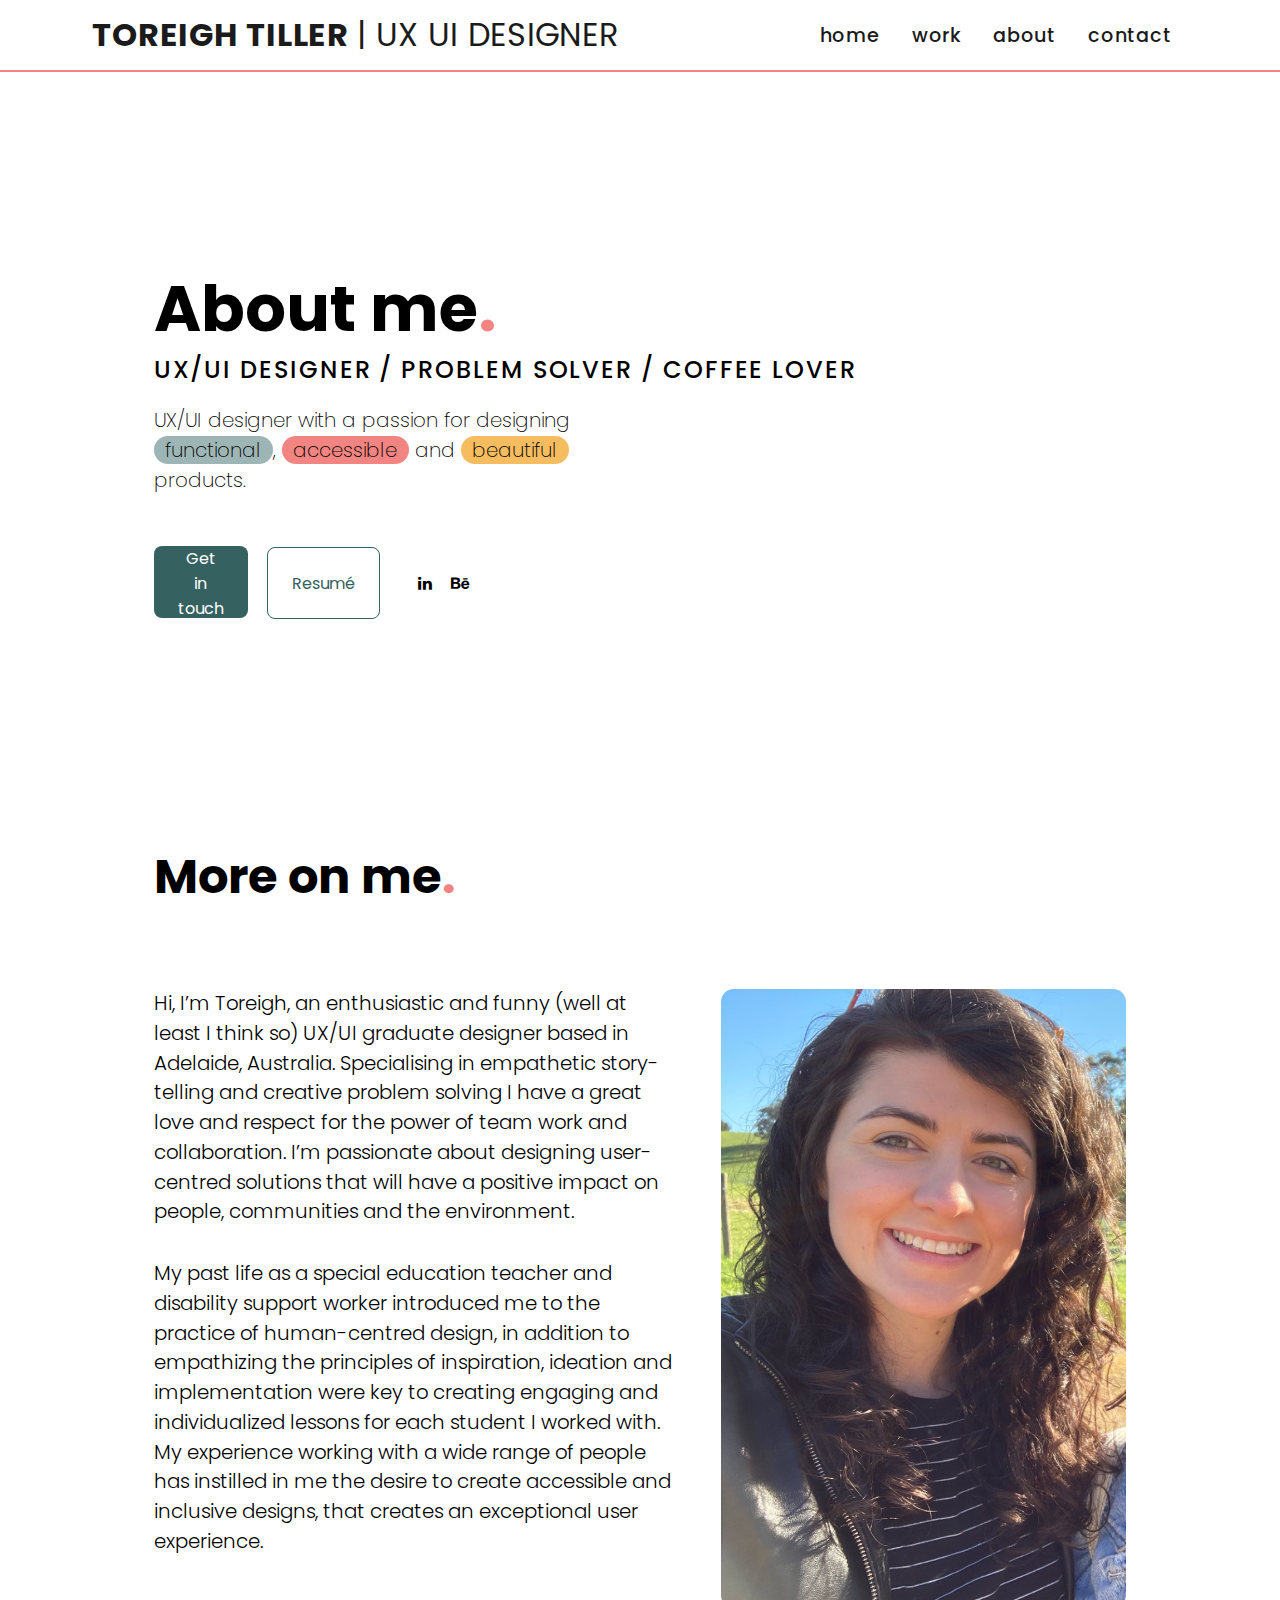
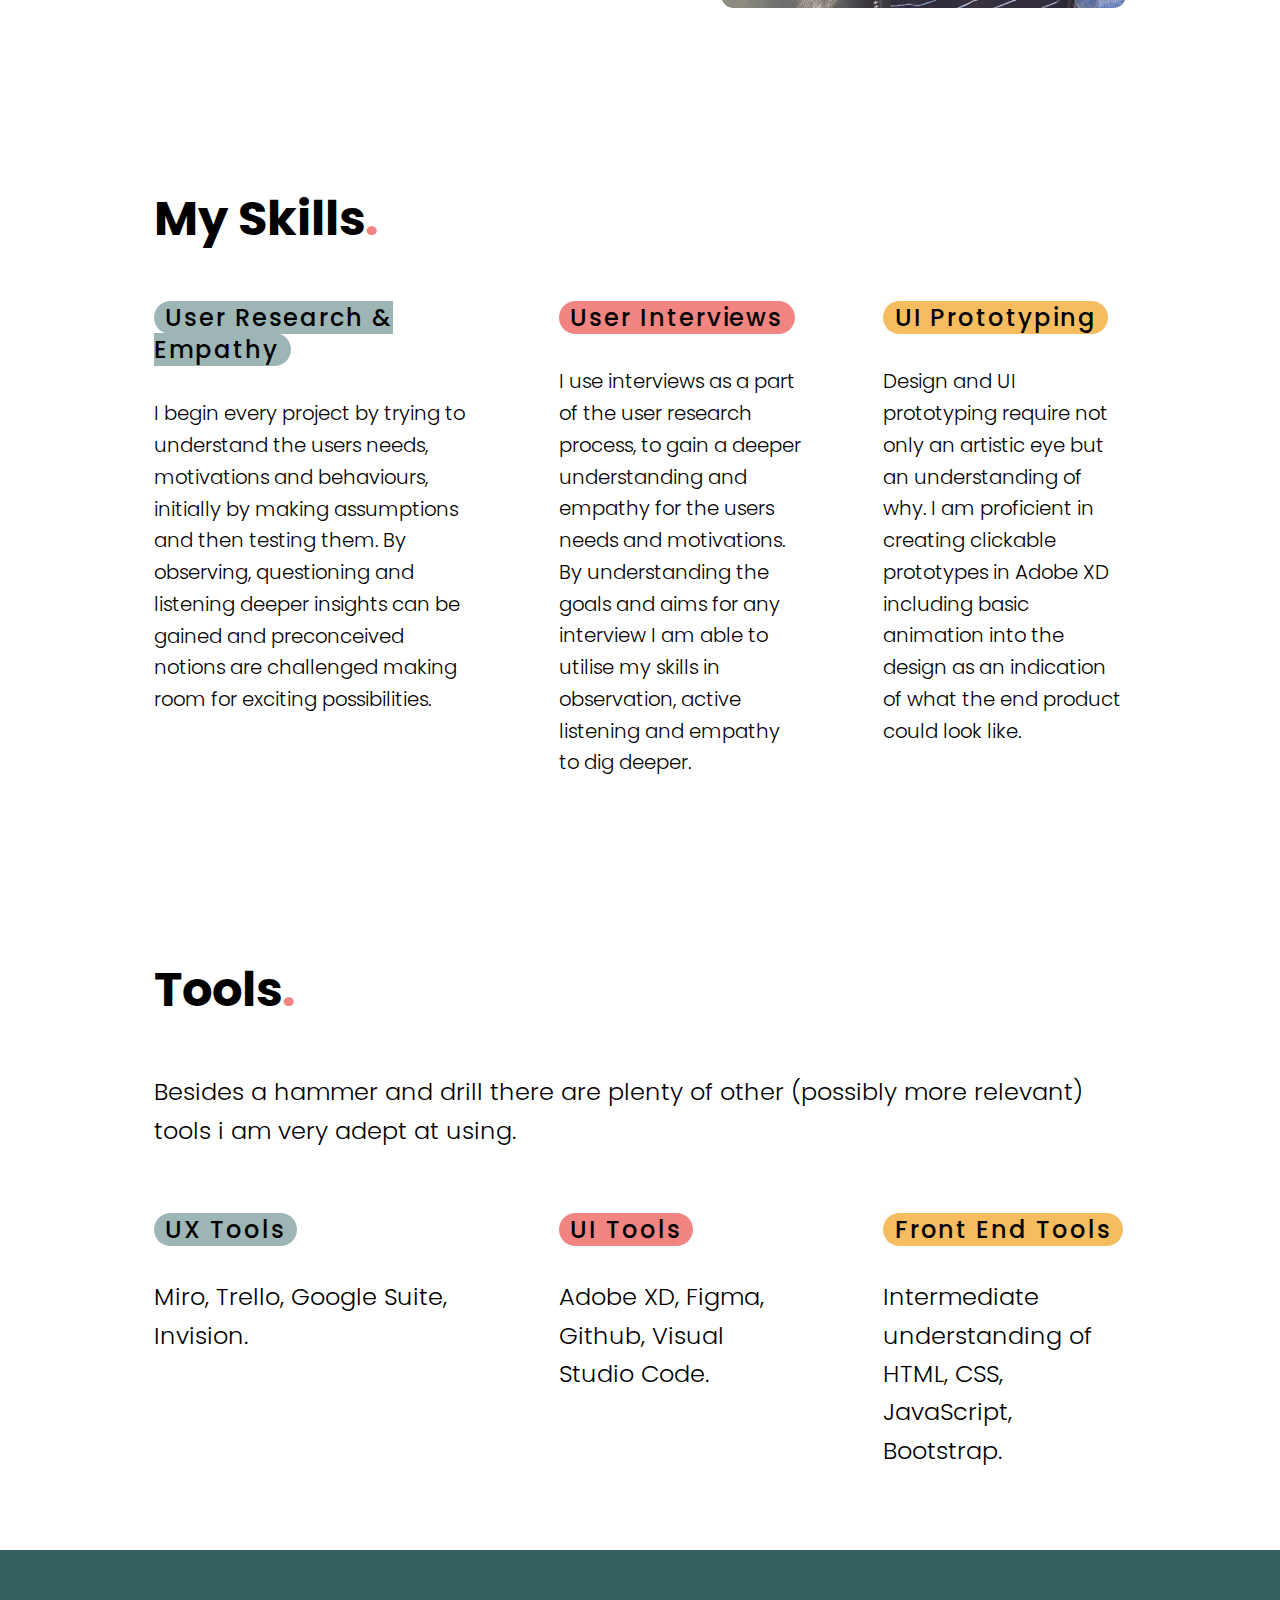
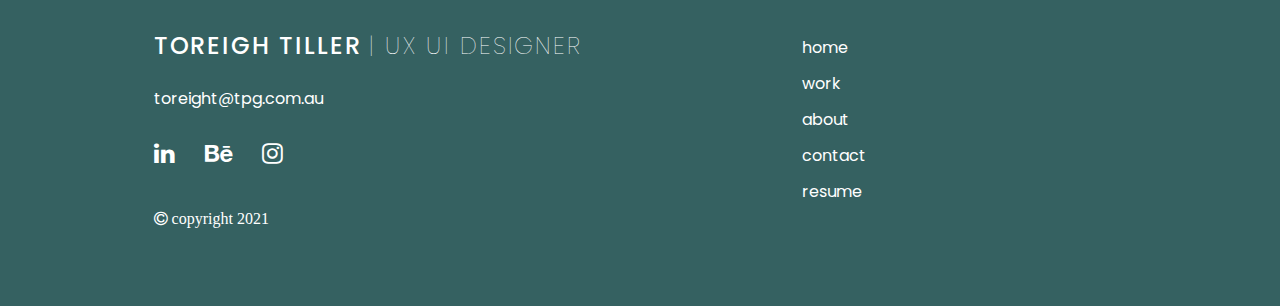
<file: about.html>
<!DOCTYPE html>
<html lang="en">
<head>
    <meta charset="UTF-8">
    <meta name="viewport" content="width=device-width, initial-scale=1.0">
    <title>Document</title>
    <link href="css/about.css" rel="stylesheet" type="text/css">
    <title>Font Awesome Icons</title>
    <meta name="viewport" content="width=device-width, initial-scale=1">
    <link rel="stylesheet" href="https://cdnjs.cloudflare.com/ajax/libs/font-awesome/4.7.0/css/font-awesome.min.css">
    <style>
        @import url('https://fonts.googleapis.com/css2?family=Poppins:wght@100;200;300;400;500;600;700;800;900&display=swap');
        </style>


</head>

<body>
   <!-- Navigation -->
   <nav>
    <div class="logo">
        <a href="index.html"><h3>TOREIGH TILLER <span class="light">| UX UI DESIGNER</span></h3></a>
    </div>


 <div class="logo-small">
    <h3>TT<span class="light"> | UX UI DESIGNER</span></h3>
        
    </div>

    <ul class="nav-links">
        <li><a class="link" href="index.html">home</a></li>
        <li><a class="link" href="work.html">work</a></li>
        <li><a class="link" href="about.html">about</a></li>
        <li><a class="link" href="contact.html">contact</a></li>
      
    </ul>
    <div class="burger">
        <div class="line1"></div>
        <div class="line2"></div>
        <div class="line3"></div>
    </div>
</nav>

<!-- MAIN -->

    <main>

        <section class="hero-grid">
            <h1 class="header-title"> About me<span class="clr-accent">.</span></h1>

            <h4 class="header-subtitle"> UX/UI DESIGNER / PROBLEM SOLVER / COFFEE LOVER</h4>
        
            <p class="header-body-text">UX/UI designer with a passion for designing <span class="tag fill-p-light">functional</span>, <span class="tag fill-accent">accessible</span> and <span class="tag fill-tertiary">beautiful</span> products.</p>

            <div class="container-contact">
                <a href="contact.html"><button class="btn-primary btn-lg about-contact">Get in touch</button></a>

                <a href="https://drive.google.com/file/d/1ufoPFFcY-g-Bx3F7ZwS8sIIdBr3oUZk5/view?usp=sharing"><button class="btn-ln btn-lg"> Resumé</button></a>
                <a href="https://drive.google.com/file/d/1ufoPFFcY-g-Bx3F7ZwS8sIIdBr3oUZk5/view?usp=sharing">
                    
                <a href="https://www.linkedin.com/in/toreigh-tiller/"><i class="fa fa-linkedin icon" id="li-button"></i></a>
                <i class="fa fa-behance icon" id="be-button"></i>
            </div>
            
        </section>

    <!-- Start About -->
    <section>
    <div class="more-on-me">
        <h2> More on me<span class="clr-accent">.</span></h2>
    </div>
   
    <div class= "main-grid" >

         <div class="about-paragraph">
             <p>Hi, I’m Toreigh, an enthusiastic and funny (well at least I think so) UX/UI graduate designer based in Adelaide, Australia. Specialising in empathetic story-telling and creative problem solving I have a great love and respect for the power of team work and collaboration. I’m passionate about designing user-centred solutions that will have a positive impact on people, communities and the environment. </p>

             <p>My past life as a special education teacher and disability support worker introduced me to the practice of human-centred design, in addition to empathizing the principles of inspiration, ideation and implementation were key to creating engaging and individualized lessons for each student I worked with. My experience working with a wide range of people has instilled in me the desire to create accessible and inclusive designs, that creates an exceptional user experience. </p>
         </div>

         <div class="thumbnail-profile ln"></div>
        </section>

        <!-- My Skills -->

        <section class="main-grid skills">
            <h2 class="header-title"> My Skills<span class="clr-accent">.</span></h2>
            <!-- Card Deck -->
                <!-- Card1 -->
                <div class="skill-card-1">
                        <h4 class="skill-card-title"> <span class="tag fill-p-light">User Research &  Empathy</span></h4>

                        <p class="skill-card-text">I begin every project by trying to understand the users needs, motivations and behaviours, initially by making assumptions and then testing them. By observing, questioning and listening deeper insights can be gained and preconceived notions are challenged making room for exciting possibilities.  
                        </p>
                </div>
                <!-- Card 2 -->
                <div class="skill-card-2">
                        <h4 class="skill-card-title"><span class="tag fill-accent"> User Interviews</span></h4>
                        <p class="skill-card-text">I use interviews as a part of the user research process, to gain a deeper understanding and empathy for the users needs and motivations. By understanding the goals and aims for any interview I am able to utilise my skills in observation, active listening and empathy to dig deeper.
                        </p>
                </div>
                
                <!-- Card 3 -->
                <div class="skill-card-3">
                        <h4 class="skill-card-title"><span class="tag fill-tertiary">UI Prototyping</span></h4>
                        <p class="skill-card-text">Design and UI prototyping require not only an artistic eye but an understanding of why. I am proficient in creating clickable prototypes in Adobe XD including basic animation into the design as an indication of what the end product could look like.   
                        </p>
                    </div>
        </section>
            
    <!-- Tools -->
    <section class="main-grid skills">
        <h2 class="header-title"> Tools<span class="clr-accent">.</span></h2>

        <p class="tools-intro-text">Besides a hammer and drill there are plenty of other (possibly more relevant) tools i am very adept at using.
        <!-- Card Deck -->
            <!-- Card1 -->
            <div class="tool-card-1">
                    <h4 class="tool-card-title"> <span class="tag fill-p-light">UX Tools</span></h4>

                    <p class="tool-card-text">Miro, Trello, Google Suite, Invision.
                    </p>
            </div>
            <!-- Card 2 -->
            <div class="tool-card-2">
                    <h4 class="tool-card-title"><span class="tag fill-accent"> UI Tools</span></h4>
                    <p class="tool-card-text">Adobe XD, Figma, Github, Visual Studio Code.
                    </p>
            </div>
            
            <!-- Card 3 -->
            <div class="tool-card-3">
                    <h4 class="tool-card-title"><span class="tag fill-tertiary">Front End Tools</span></h4>
            
                    <p class="tool-card-text">Intermediate understanding of HTML, CSS, JavaScript, Bootstrap.
                    </p>
                </div>
    </section>
        
            <!-- RANDOM FACTS -->
            <!-- <section class="main-grid random-facts">
                <h2 class="header-title"> Random Facts<span class="clr-accent">.</span></h2>
                
                <div class="facts-intro-text">
                <p class="facts-intro-text">I can just tell you are <strong>dying</strong> to know more about me.</p>
                <p>Well, here's 6 (somewhat) interesting facts about me!</p>
            </div>

            <ul class="facts-column1">
                <div class="fact">
                    <li>I love indoor plants!</li>
                </div>
                <div class="fact">
                    <li>I'm a bit of a clean freak</li>
                </div>
                <div class="fact">
                    <li>I once dressed up as Mr. Squiggle to a dress up party.I didnt win best dressed and to this day i feel robbed</li>
                </div>
                <<div class="fact">
                    <li>I love indoor plants!</li>
                </div>
                <div class="fact">
                    <li>I love indoor plants!</li>
                </div>
            </ul>


                </section> -->
            
<!-- 
                
                
                
                <ul class= "random-facts-list list1">
                    <li><p>I drink a lot of coffee</p></li>
                    <li><p>I LOVE indoor plants!</p></li>
                    <li><p>I'm a bit of a clean freak</p></li>
                </ul>
                
                <ul class="random-facts-list list2"></ul>
                    <li><p>I'm a board game enthusiast</p></li>
                    <li><p>I'm obsessed with Brene Brown's work</p></li>
                    <li><p>I tend to rearrange my furniture on a whim</p></li>
                </ul>
                </div>

            </section>
             -->

    </main>
<!-- FOOTER -->
    <main class="fill-primary">
        <section>
         <div class="footer-grid footer">
            
             <!-- <div class="brand"> -->
                <h4>TOREIGH TILLER 
                <span class="light"> | UX UI DESIGNER</span></h4>
                <div class="socials">
                <p>toreight@tpg.com.au</p>
                
                <div class="footer-icons">
                      <a href="https://www.linkedin.com/in/toreigh-tiller/"><i class="fa fa-linkedin footer-linkedin footer-icons"></i></a>
               
                     <i class="fa fa-behance footer-behance footer-icons"></i>
                
                        <i class="fa fa-instagram footer-instagram footer-icons"></i>
                </div>
                </div>
        
                <ul class="footer-links">
                    <div class="link">
                        <li><a href="index.html">home</a></li>
                    </div>
                    <div class="link">
                        <li><a href="work.html">work</a></li>
                    </div>
                    <div class="link">
                        <li><a href="about.html">about</a></li>
                    </div>
                    <div class="link">
                        <li><a href="contact.html">contact</a></li>
                    </div>
                    <div class="link">
                        <li><a href="https://drive.google.com/file/d/1ufoPFFcY-g-Bx3F7ZwS8sIIdBr3oUZk5/view?usp=sharing">resume</a></li>
                    </div>
                </ul>
                <i class="fa fa-copyright copyright"> copyright 2021</i>
                <!-- </div> -->
            </div>
        </main>
   <a href="#" class="back-to-top"><i class="fa fa-chevron-circle-up back-to-top"></i></a>
   
   <script src="https://ajax.googleapis.com/ajax/libs/jquery/3.5.1/jquery.min.js"></script>
   <script src="js/index.js"></script>
   
   
   </body>
   </html>
</file>
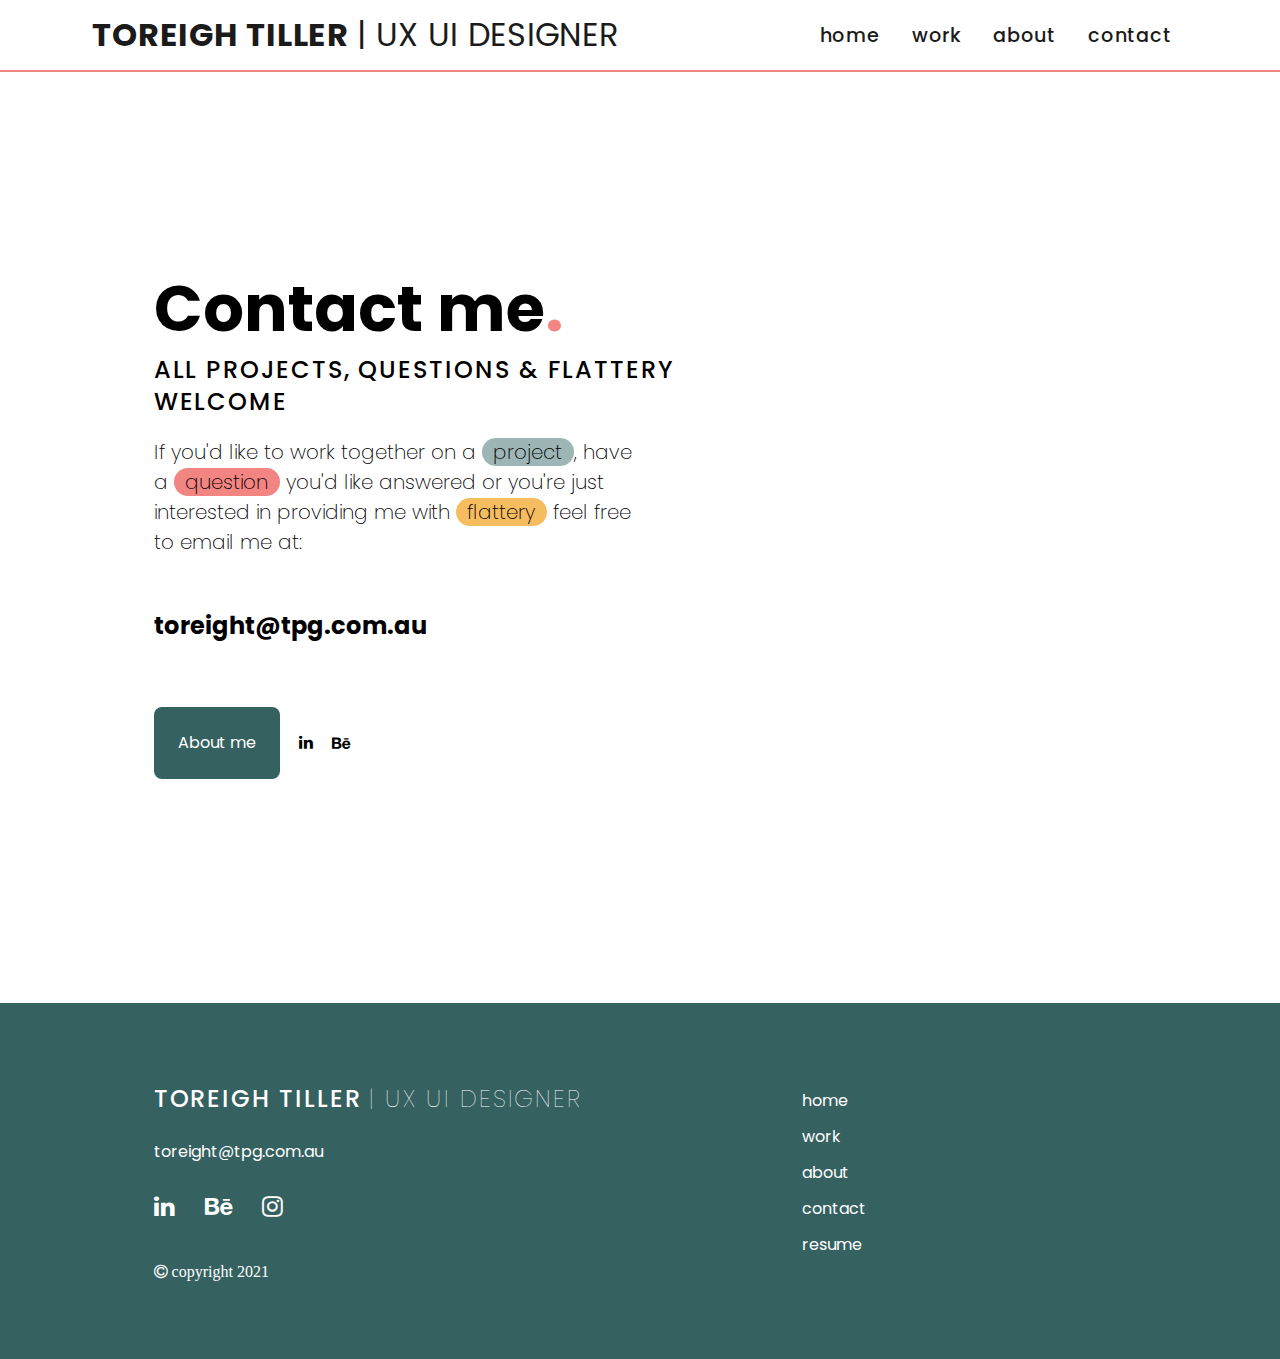
<file: contact.html>
<!DOCTYPE html>
<html lang="en">
<head>
    <meta charset="UTF-8">
    <meta name="viewport" content="width=device-width, initial-scale=1.0">
    <title>Document</title>
    <link href="css/contact.css" rel="stylesheet" type="text/css">
    <title>Font Awesome Icons</title>
    <meta name="viewport" content="width=device-width, initial-scale=1">
    <link rel="stylesheet" href="https://cdnjs.cloudflare.com/ajax/libs/font-awesome/4.7.0/css/font-awesome.min.css">
    <style>
        @import url('https://fonts.googleapis.com/css2?family=Poppins:wght@100;200;300;400;500;600;700;800;900&display=swap');
        </style>


</head>

<body>
   <!-- Navigation -->
   <nav>
    <div class="logo">
        <a href="index.html"><h3>TOREIGH TILLER <span class="light">| UX UI DESIGNER</span></h3></a>
    </div>


    <div class="logo-small">
        <a href="index.html"><h3>TT<span class="light"> | UX UI DESIGNER</span></h3></a>
            
        
    </div>

    <ul class="nav-links">
        <li><a class="link" href="index.html">home</a></li>
        <li><a class="link" href="work.html">work</a></li>
        <li><a class="link" href="about.html">about</a></li>
        <li><a class="link" href="contact.html">contact</a></li>
      
    </ul>
    <div class="burger">
        <div class="line1"></div>
        <div class="line2"></div>
        <div class="line3"></div>
    </div>
</nav>

    <!-- MAIN -->

    <main>

        <section class="hero-grid">
            <h1 class="header-title"> Contact me<span class="clr-accent">.</span></h1>

            <h4 class="header-subtitle">ALL PROJECTS, QUESTIONS & FLATTERY WELCOME</h4>
        
            <p class="header-body-text">If you'd like to work together on a <span class="tag fill-p-light">project</span>, have a <span class="tag fill-accent">question</span> you'd like answered or you're just interested in providing me with <span class="tag fill-tertiary">flattery</span> feel free to email me at:</p>

            <h5 class="email-info">toreight@tpg.com.au</h5>
            

            <div class="container-contact">
                <a href="about.html"><button class="btn-primary btn-lg">About me</button></a>
                <a href="https://www.linkedin.com/in/toreigh-tiller/"><i class="fa fa-linkedin icon" id="li-button"></i></a>
                <i class="fa fa-behance icon" id="be-button"></i>
            </div>
            
        </section>

    </main>     

<!-- FOOTER -->
<section class="fill-primary">
    <main>
    <div class="footer-grid footer">
       
        <!-- <div class="brand"> -->
           <h4>TOREIGH TILLER 
           <span class="light"> | UX UI DESIGNER</span></h4>
           <div class="socials">
           <p>toreight@tpg.com.au</p>
           
           <div class="footer-icons">
                 <a href="https://www.linkedin.com/in/toreigh-tiller/"><i class="fa fa-linkedin footer-linkedin"></i></a>
          
                <i class="fa fa-behance footer-behance"></i>
           
                   <i class="fa fa-instagram footer-instagram"></i>
           </div>
           </div>
   
           <ul class="links">
               <div class="link">
                   <li><a href="index.html">home</a></li>
               </div>
               <div class="link">
                   <li><a href="work.html">work</a></li>
               </div>
               <div class="link">
                   <li><a href="about.html">about</a></li>
               </div>
               <div class="link">
                   <li><a href="contact.html">contact</a></li>
               </div>
               <div class="link">
                   <li><a href="https://drive.google.com/file/d/1ufoPFFcY-g-Bx3F7ZwS8sIIdBr3oUZk5/view?usp=sharing">resume</a></li>
               </div>
           </ul>
           <i class="fa fa-copyright copyright"> copyright 2021</i>
           <!-- </div> -->
       </div>
   </section>
   
   </main>
   <a href="#" class="back-to-top"><i class="fa fa-chevron-circle-up back-to-top"></i></a>
   
   <script src="https://ajax.googleapis.com/ajax/libs/jquery/3.5.1/jquery.min.js"></script>
   <script src="js/index.js"></script>
   
   
   </body>
   </html>
</file>
<file: css/about.css>
@font-face{
    font-family: 'Poppins', sans-serif;
    

    src: url('https://fonts.googleapis.com/css2?family=Poppins:wght@100;200;300;400;500;600;700;800;900&display=swap');
}

@import url("./line.css");

*{
    box-sizing: border-box;
    padding: 0;
    margin: 0;
    font-family: 'Poppins', sans-serif;
}

:root {
    --main-padding: 0 12vw;
    --text: #1b1b1b;
    --primary: #356161;
    --p-light: #9DB6B5;
    --accent:#F28482;
    --tertiary: #F6BD60;
}

@media only screen and (max-width: 560px) {
    :root {
       --main-padding: 0 1.5rem;
   }
}


h1 {
    font-size: 4rem;
    line-height: 5.6rem;
}

h2 {
    font-size: 3rem;
    line-height: 4rem;
}

h3 {
    font-size: 2rem;
    line-height: 2.4rem;
}

h4 {
    font-size: 1.5rem;
    font-weight: 500;
    letter-spacing: .12rem;
    line-height: 2rem;
}

.light {
    font-weight: lighter;
}

/* Colour changes- (for changing colours mid-sentence) */
.clr-primary {
    color: var(--primary);
    
}

.clr-p-light {
    color: var(--p-light);
}

.clr-accent {
    color: var(--accent);
}

.clr-tertiary {
    color: var(--tertiary);
}

/* Background Colour variations */

.fill-primary {
    background-color: var(--primary);
}

.fill-p-light {
    background-color: var(--p-light);
}

.fill-accent {
    background-color: var(--accent);
}

.fill-tertiary {
    background-color: var(--tertiary);
}

/* Pill-shape tag */

.tag {
    border-radius: 24px;
    padding: 0 .72rem;
}

/* BUTTON SYSTEM */

button {
    height: 48px;
    border-radius: 8px;
    border: none;
    font-size: 1rem;
    padding: 0 1rem;
    transition: 120ms;
}

button:hover {
    transform: scale(1.06);
}

/* Button modifiers */

.btn-primary {
    background-color: var(--primary);
    color: white;
}

.btn-primary:hover {
    background-color: var(--p-light);
}

.btn-lg {
    height: 72px;
    padding: 0 1.5rem;
}

.btn-ln {
    background-color: transparent;
    color: var(--primary);
    border: 1px solid var(--primary);
}

.btn-ln:hover {
    background-color: var(--p-light);
    color: white;
    border-color: var(--p-light);
}

/* SHADOW ELEVATION */

:root {
    --ev-1: 0px 1px 3px 0px rgba(0, 0, 0, 0.2), 0px 1px 1px 0px rgba(0, 0, 0, 0.14), 0px 2px 1px -1px rgba(0, 0, 0, 0.12);
    --ev-2: 0px 1px 8px 0px rgba(0, 0, 0, 0.2), 0px 3px 4px 0px rgba(0, 0, 0, 0.14), 0px 3px 3px -2px rgba(0, 0, 0, 0.12);
    --ev-3: 0px 5px 5px -3px rgba(0, 0, 0, 0.2), 0px 8px 10px 1px rgba(0, 0, 0, 0.14), 0px 3px 14px 2px rgba(0, 0, 0, 0.12);
}

/* NAVIGATION */
/* NAVIGATION */
nav{
    display:flex;
    justify-content: space-around;
    align-items: center;
    min-height: 8vh;
    background-color: white;
    border-bottom: 2px solid var(--accent);
    position: sticky;

    
}

.logo{
    text-transform:uppercase;
    letter-spacing: 0.75px;
   
 }
 .logo a{
     text-decoration:none;
     color: #1b1b1b;
 }

 .logo-small{
     display: none;
     text-transform:uppercase;
    letter-spacing: 2px;
 }

 .logo-small a{
    text-decoration:none;
    color: var(--text);
}

 .nav-links {
     display: flex;
     justify-content: space-around;
     width: 30%;
 }

 .nav-links li{
     list-style: none;
 }

 .nav-links a{
     color: var(--text);
     text-decoration:none;
     letter-spacing: 0.75px;
     font-size: 1.2rem;
     font-weight:500;
 }

 .link:hover {
    color: var(--accent);
}


 .burger {
     display: none;
 }

 .burger div{
     width:25px;
     height: 3px;
     background-color: var(--text);
     margin:5px;
     transition: all 300ms ease;

 }

/* MAIN */

main {
    padding: var(--main-padding);
}

/* GRID */
.hero-grid {
    display: grid;
    grid-template-columns: repeat(12,1fr);
    grid-template-rows: auto;
    padding: 12rem 0;
}

.main-grid {
    display: grid;
    grid-template-columns: repeat(12,1fr);
    grid-template-rows: auto;
    padding: 5rem 0;
    
}

.footer-grid {
    display: grid;
    grid-template-columns: repeat(12,1fr);
    grid-template-rows: auto;
    padding: 5rem 0;
}

/* BACK TO TOP */
.back-to-top {
    display: none;
    position: fixed;
    font-size: 3rem;
    color: var(--p-light);
    background-color: transparent;
    bottom: 100px;
    right: 50px;

}


/* HEADING SPACING */ 
.header-title {
    grid-area: 1 / 1 / span 1 / span 12;
    /* padding: 0% 0% 2% 0; */
    
}

.header-subtitle {
    grid-area: 2 / 1 / span 1 / span 12;
    /* padding: 0% 0% 5% 0%; */
} *

.header-body-text {
    grid-area: 3 / 1 / span 1 / span 5; 
    /* padding: 0% 0% 10% 0%; */
}

/* HERO SECTION */

.hero-grid p {
    padding: 1.2rem 0;
    font-size: 1.24rem;
    font-weight: 285;
    /* width: 50%; */
}

.container-contact {
    grid-area: 4 / 1 / span 1 / span 4;
    display: flex;
    margin: 2rem 0;
    align-items: center;
}

.container-contact>* {
    margin-right: 1.2rem;
}

.icon {
    color: black;
    font-size: 2rem;
    
}

/* MORE ON ME */ *
.more-on-me {
    grid-area: 1 / 1 / span 1 / span 12;
}
.about-paragraph {
    grid-area: 2 / 1 / span 4 / span 6;
    line-height: 1.5;
    padding: 0 3rem 1.2rem 0;
    font-size: 1.24rem;
    font-weight: 300;
    }

.about-paragraph p {
    padding: 0 0 2rem 0;
    }

.thumbnail-profile {
    grid-area: 2 / 8 / span 5 / span 4;
    /* min-width: 20rem; */
    border-radius: .8rem;
    background: url("../images/Profile.PNG") no-repeat 50% 25%;
    background-size: cover;
}





/* My Skills Section */
.skills h2 {
    padding: 1.2rem 0;
}
.skill-card-title {
    padding: 2rem 0;
}

.skill-card-text {
    line-height: 1.6;
    font-size: 1.24rem;
    font-weight: 300;

}

.skill-card-1{
    grid-area: 2 / 1 / span 5 / span 4;
    
}

.skill-card-2{
    grid-area: 2 / 6 / span 5 / span 3;
}

.skill-card-3{
    grid-area: 2 / 10 / span 5 / span 3;
}



/* Tools */

.tool-card-title {
    padding: 2rem 0;
}

.tools-intro-text {
    grid-area: 2 / 1 / span 1 / span 12;
    line-height: 1.6;
    font-size: 1.5rem;
    font-weight: 300;
    padding: 2rem 0;
}
.tool-card-text {
    line-height: 1.6;
    font-size: 1.5rem;
    font-weight: 300;

}

.tool-card-1{
    grid-area: 3 / 1 / span 5 / span 4;
    
}

.tool-card-2{
    grid-area: 3 / 6 / span 5 / span 3;
}

.tool-card-3{
    grid-area: 3 / 10 / span 5 / span 3;
}

/* RANDOM FACTS SECTION */
.facts-intro-text {
    grid-area: 2 / 1 / span 1 / span 12;
    line-height: 1.8;
    font-size: 1.5rem;
    font-weight: 300;
    /* padding: 2rem 0; */

}

.random-facts ul {
    list-style: none;
    line-height: 2.25rem;
    font-size: 2rem;
    /* grid-column: span 3; */
    padding: 3rem 0;
    
} *

.facts-column1 {
    grid-area: 3 / 1 / span 5 / span 5;
}



/* Random Facts */

.sub-heading-random {

    grid-area: 2 / 1 / span 1 / span 12;
    padding: 0 0 1% 0;
 }

.sub-heading-random2 {
    
    grid-area: 3 / 1 / span 1 / span 12;
    padding: 0 0 1% 0;
 }

.list1 {
    grid-area: 4 / 1 / span 4 / span 5;
    list-style-position: inside;
    line-height: 3;
    list-style-image: url('')
}

.list2 {
    grid-area: 5 / 6 / span 4 / span 5;
    list-style-position: inside;
    line-height: 3;
}




.footer{
    color: white;
}

.footer h4 {
    grid-area: 1 / 1 / span 1 / span 6; 

}

.footer p {
    padding: 10% 0;
}

.footer .socials {
    grid-area: 2 / 1 / span 2 / span 3;
}

.footer-icons {
    color: white;
    font-size: 1.5rem;
    
}


.footer-linkedin { 
    color: white;
    padding: 0 10% 0 0;
    transition: 300ms;
    
}

.footer-linkedin:hover {
    color: var(--accent)
}

.footer-behance {
    padding: 0 10% 0 0;
    transition: 300ms;
}

.footer-behance:hover {
    color: var(--accent)
}

.footer-instagram {
    padding: 0 10% 0 0;
    transition: 300ms;
}

.footer-instagram:hover {
    color: var(--accent)
}

.footer-links{
    grid-area: 1 / 9 / span 4 / span 5;
    
}

.footer .copyright {
    grid-area: 5 / 1 / span 1 / span 2;
    
}

.footer ul {
    list-style: none;
    line-height: 2.25rem;
    
} *

.footer ul li a {
    text-decoration: none;
    color: white;
    transition: 300ms;
    
} 

.footer ul li a:hover {
    color: var(--accent);
    
} 




/* MEDIA QUERIES */

@media only screen and (max-width: 1520px) {

    .header-body-text {
        grid-area: 3 / 1 / span 1 / span 6; 
       
    }

    .about-paragraph {
        grid-area: 2 / 1 / span 4 / span 7;
        }
    

    .thumbnail-profile {
        grid-area: 2 / 8 / span 5 / span 5;  
    }




@media only screen and (max-width: 1224px) {
    /* NAVIGATION/BURGER MENU */
    body{
        overflow-x: hidden;
    }

    .logo {
        display: none;
    }

    .logo-small{
        display: block;
        cursor: pointer;
    }

    .nav-links{
        position: absolute;
        right: 0px;
        height: 92vh;
        top: 8vh;
        background-color: whitesmoke;
        display: flex;
        flex-direction: column;
        align-items: center;
        width: 50%;
        transform: translateX(100%);
        transition: transform 300ms ease-in;

    }

    .burger{
            display: block;
            cursor: pointer;
        }
    

    .nav-active{
      transform: translateX(0%);
    }

    @keyframes navlinkFade{
        from{
            opacity: 0;
            transform: translateX(50px);
        }
        to{
            opacity: 1;
            transform: translateX(0px);
        }
    }

    .toggle .line1{
     transform: rotate(-45deg) translate(-5px,6px);
    

    }
    .toggle .line2{
    opacity: 0;
    
    }
    .toggle .line3{
   transform: rotate(45deg) translate(-5px,-6px);
    }
}



@media only screen and (min-width:963px) and (max-width: 1224px) {
   
    
    .hero-grid {
        grid-template-columns: repeat(8,1fr);
        padding: 12rem 0;
    }
    
    .main-grid {
        grid-template-columns: repeat(8,1fr);
        padding: 1rem 0;
        
    }
    
    .footer-grid {
        grid-template-columns: repeat(8,1fr);
        padding: 4rem 0;
    }



    /* more on me */

    .about-paragraph {
        grid-area: 2 / 1 / span 4 / span 5;
    
        padding: 0 3rem 1.2rem 0;
        
        }
    
    .about-paragraph p {
        padding: 0 0 2rem 0;
        }
    
    .thumbnail-profile {
        grid-area: 2 / 6 / span 3/ span 5;
        min-width: 20rem;
        min-height: 30rem;
  
    }
   
    /* My Skills Section */
    .skills h2 {
        padding: 1.2rem 0;
    }
    .skill-card-title {
        padding: 2rem 0;
    }

    .skill-card-text {
        line-height: 1.6;
        font-size: 1.24rem;
        font-weight: 300;

    }

    .skill-card-1{
        grid-area: 2 / 1 / span 3 / span 3;
        padding: 0 5% 0 0;
    }

    .skill-card-2{
        grid-area: 2 / 4 / span 3 / span 3;
        padding: 0 5% 0 0;
    }

    .skill-card-3{
        grid-area: 2 / 7 / span 3 / span 3;
        
    }



    /* Tools */

    
    .tool-card-1{
        grid-area: 3 / 1 / span 5 / span 2;
        padding: 0 5% 0 0;
    }

    .tool-card-2{
        grid-area: 3 / 3 / span 5 / span 3;
        padding: 0 5% 0 0;
    }

    .tool-card-3{
        grid-area: 3 / 6 / span 5 / span 4;
    }
    
   

    /* FOOTER */
    .footer h4 {
        grid-area: 1 / 1 / span 2 / span 3; 
    
    }

    .footer .socials {
        grid-area: 3 / 1 / span 2 / span 3;
    }

    .footer .links{
        grid-area: 1 / 7 / span 1 / span 5;
    }

  
    .footer .copyright {
    grid-area: 5 / 1 / span 1 / span 2;
    padding: 10% 0 0 0;
    }
}

@media only screen and (min-width:768px) and (max-width: 963px) {
    .hero-grid {
        grid-template-columns: repeat(8,1fr);
        padding: 12rem 0;
    }
    
    .main-grid {
        grid-template-columns: repeat(8,1fr);
        padding: 1rem 0;
        
    }
    
    .footer-grid {
        grid-template-columns: repeat(8,1fr);
        padding: 4rem 0;
    }



    /* more on me */

    .about-paragraph {
        grid-area: 5 / 1 / span 4 / span 10;
        padding: 1.2rem 3rem 1.2rem 0;
        
        }
    
    .about-paragraph p {
        padding: 0 0 2rem 0;
        }
    
    .thumbnail-profile {

        grid-area: 2 / 1 / span 3 / span 4;

        /* grid-area: 2 / 6 / span 3/ span 5; */
        min-width: 20rem;
        min-height: 25rem;
  
    }
   
    .skill-card-title {
        padding: 2rem 0;
    }

    .skill-card-text {
        font-size: 1rem;
    }

    .skill-card-1{
        grid-area: 2 / 1 / span 4 / span 12;
        
    }

    .skill-card-2{
        grid-area: 6 / 1 / span 4 / span 12;
    }

    .skill-card-3{
        grid-area: 10 / 1 / span 5 / span 12;
    }

    /* Tools */
    .tool-card-title {
        padding: 2rem 0;
    }

    .tools-intro-text {
        grid-area: 2 / 1 / span 1 / span 12;
        line-height: 1.6;
        font-size: 1rem;
        font-weight: 300;
        padding: 0 0 1.5rem 0;
    }
    .tool-card-text {
        font-size: 1rem;

    }

    .tool-card-1{
        grid-area: 3 / 1 / span 3 / span 12;
        
    }

    .tool-card-2{
        grid-area: 6 / 1 / span 3 / span 12;
    }

    .tool-card-3{
        grid-area: 9 / 1 / span 5 / span 12;
        padding: 0 0 1.5rem 0;
    }

   

   

    /* FOOTER */
    .footer h4 {
        grid-area: 1 / 1 / span 2 / span 3; 
    
    }

    .footer .socials {
        grid-area: 3 / 1 / span 2 / span 3;
    }

    .footer .links{
        grid-area: 1 / 7 / span 1 / span 5;
    }

  
    .footer .copyright {
    grid-area: 5 / 1 / span 1 / span 2;
    padding: 10% 0 0 0;
    }
}



@media only screen and (max-width: 768px) and (min-width:320px) {
    
    
    h1 {
        font-size: 2.3rem;
        line-height: 2.8rem;
    }
    
    h2 {
        font-size: 1.75rem;
        line-height: 4rem;
    }
    
    h3 {
        font-size: 1.3rem;
        line-height: 1.9rem;
    }
    
    h4 {
        font-size: 1.1rem;
        font-weight: 500;
        letter-spacing: .12rem;
        line-height: 1.74rem;
    }
    
    p {
        font-size: 1rem;
    }
    
    .hero-grid {
        grid-template-columns: repeat(4,1fr);
        padding: 6rem 0 3rem 0;
    }
    
    .main-grid {
        grid-template-columns: repeat(4,1fr);
        padding: 0rem 0;
        
    }
    

    /* Nav */
    .logo-small{
       font-size: 1rem;
    }

    /* Header Section */
  .header-body-text {
    grid-area: 3 / 1 / span 1 / span 7; 
    padding:0 0 1.2rem 0;
  }


  .container-contact {
    grid-area: 4 / 1 / span 1 / span 3;
    display: flex;
    margin: 2rem 0;
    align-items: center;
}

.container-contact>* {
    margin-right: 1.2rem;
    
}

.icon {
    
    color: black;
    font-size: 2rem;
    
}


    /* more on me */

    .about-paragraph {
        grid-area: 5 / 1 / span 4 / span 12;
    
        padding: 1.2rem 0rem 1.2rem 0;
        
        }
    
    .about-paragraph p {
        padding: 0 0 2rem 0;
        }
    
    .thumbnail-profile {

        grid-area: 2 / 1 / span 2 / span 2;
        background: url("../images/Profile.PNG") no-repeat 50% 25%;
        background-size: cover;
        /* grid-area: 2 / 6 / span 3/ span 5; */
        min-width: 15rem;
        min-height: 20rem;
  
    } *

    /* My Skills */

    /* My Skills Section */

    .skill-card-title {
        padding: 2rem 0;
    }

    .skill-card-text {
        font-size: 1rem;
    }

    .skill-card-1{
        grid-area: 2 / 1 / span 4 / span 12;
        
    }

    .skill-card-2{
        grid-area: 6 / 1 / span 4 / span 12;
    }

    .skill-card-3{
        grid-area: 10 / 1 / span 5 / span 12;
    }

    /* Tools */
    .tool-card-title {
        padding: 2rem 0;
    }

    .tools-intro-text {
        grid-area: 2 / 1 / span 1 / span 12;
        line-height: 1.6;
        font-size: 1rem;
        font-weight: 300;
        padding: 0 0 1.5rem 0;
    }
    .tool-card-text {
        font-size: 1rem;

    }

    .tool-card-1{
        grid-area: 3 / 1 / span 3 / span 12;
        
    }

    .tool-card-2{
        grid-area: 6 / 1 / span 3 / span 12;
    }

    .tool-card-3{
        grid-area: 9 / 1 / span 5 / span 12;
        padding: 0 0 1.5rem 0;
    }

   

    /* HERO SECTION */
    .header-subtitle {
        padding: 5% 0% 0% 0%;
    } *
    
    .hero-grid p {
        font-size: 1rem;
    }

    .container-contact {
        grid-area: 4 / 1 / span 1 / span 4;
       
    }


    /* FOOTER */
    .footer-grid {
        grid-template-columns: repeat(4,1fr);
        padding: 4rem 0;
    }

    .footer h4 {
        grid-area: 1 / 1 / span 2 / span 12; 
    
    }

    .footer .socials {
        grid-area: 7 / 1 / span 2 / span 12;
    }

    .footer-links{
        grid-area: 3 / 1 / span 4 / span 12;
        padding: 5% 0 5% 0;
    }
   

    .footer .copyright {
    grid-area: 10 / 1 / span 1 / span 2;
    padding: 10% 0 0 0;
    }
}
}
</file>
<file: css/contact.css>
@font-face{
    font-family: 'Poppins', sans-serif;
  

    src: url('https://fonts.googleapis.com/css2?family=Poppins:wght@100;200;300;400;500;600;700;800;900&display=swap');
}

@import url("./line.css");

*{
    box-sizing: border-box;
    padding: 0;
    margin: 0;
    font-family: 'Poppins', sans-serif;
}

:root {
    --main-padding: 0 12vw;
    --text: #1b1b1b;
    --primary: #356161;
    --p-light: #9DB6B5;
    --accent:#F28482;
    --tertiary: #F6BD60;
}

@media only screen and (max-width: 560px) {
    :root {
       --main-padding: 0 1.5rem;
   }
}


h1 {
    font-size: 4rem;
    line-height: 5.6rem;
}

h2 {
    font-size: 3rem;
    line-height: 4rem;
}

h3 {
    font-size: 2rem;
    line-height: 2.4rem;
}

h4 {
    font-size: 1.5rem;
    font-weight: 500;
    letter-spacing: .12rem;
    line-height: 2rem;
}

.light {
    font-weight: lighter;
}

/* Colour changes- (for changing colours mid-sentence) */
.clr-primary {
    color: var(--primary);
    
}

.clr-p-light {
    color: var(--p-light);
}

.clr-accent {
    color: var(--accent);
}

.clr-tertiary {
    color: var(--tertiary);
}

/* Background Colour variations */

.fill-primary {
    background-color: var(--primary);
}

.fill-p-light {
    background-color: var(--p-light);
}

.fill-accent {
    background-color: var(--accent);
}

.fill-tertiary {
    background-color: var(--tertiary);
}

/* Pill-shape tag */

.tag {
    border-radius: 24px;
    padding: 0 .72rem;
}

/* BUTTON SYSTEM */

button {
    height: 48px;
    border-radius: 8px;
    border: none;
    font-size: 1rem;
    padding: 0 1rem;
    transition: 120ms;
}

button:hover {
    transform: scale(1.06);
}

/* Button modifiers */

.btn-primary {
    background-color: var(--primary);
    color: white;
}

.btn-primary:hover {
    background-color: var(--p-light);
}

.btn-lg {
    height: 72px;
    padding: 0 1.5rem;
}

.btn-ln {
    background-color: transparent;
    color: var(--primary);
    border: 1px solid var(--primary);
}

.btn-ln:hover {
    background-color: var(--p-light);
    color: white;
    border-color: var(--p-light);
}

/* SHADOW ELEVATION */

:root {
    --ev-1: 0px 1px 3px 0px rgba(0, 0, 0, 0.2), 0px 1px 1px 0px rgba(0, 0, 0, 0.14), 0px 2px 1px -1px rgba(0, 0, 0, 0.12);
    --ev-2: 0px 1px 8px 0px rgba(0, 0, 0, 0.2), 0px 3px 4px 0px rgba(0, 0, 0, 0.14), 0px 3px 3px -2px rgba(0, 0, 0, 0.12);
    --ev-3: 0px 5px 5px -3px rgba(0, 0, 0, 0.2), 0px 8px 10px 1px rgba(0, 0, 0, 0.14), 0px 3px 14px 2px rgba(0, 0, 0, 0.12);
}

/* NAVIGATION */
/* NAVIGATION */
nav{
    display:flex;
    justify-content: space-around;
    align-items: center;
    min-height: 8vh;
    background-color: white;
    border-bottom: 2px solid var(--accent);
    position: sticky;

    
}

.logo{
    text-transform:uppercase;
    letter-spacing: 0.75px;
   
 }
 .logo a{
     text-decoration:none;
     color: #1b1b1b;
 }

 .logo-small{
     display: none;
     text-transform:uppercase;
    letter-spacing: 2px;
 }

 .logo-small a{
    text-decoration:none;
    color: var(--text);
}

 .nav-links {
     display: flex;
     justify-content: space-around;
     width: 30%;
 }

 .nav-links li{
     list-style: none;
 }

 .nav-links a{
     color: var(--text);
     text-decoration:none;
     letter-spacing: 0.75px;
     font-size: 1.2rem;
     font-weight:500;
 }

 .link:hover {
    color: var(--accent);
}


 .burger {
     display: none;
 }

 .burger div{
     width:25px;
     height: 3px;
     background-color: var(--text);
     margin:5px;
     transition: all 300ms ease;

 }



/* MAIN */

main {
    padding: var(--main-padding);
}

/* GRID */
.hero-grid {
    display: grid;
    grid-template-columns: repeat(12,1fr);
    grid-template-rows: auto;
    padding: 12rem 0;
}

.main-grid {
    display: grid;
    grid-template-columns: repeat(12,1fr);
    grid-template-rows: auto;
    padding: 9rem 0;
    
}

.footer-grid {
    display: grid;
    grid-template-columns: repeat(12,1fr);
    grid-template-rows: auto;
    padding: 5rem 0;
}

/* BACK TO TOP */
.back-to-top {
    display: none;
    position: fixed;
    font-size: 3rem;
    color: var(--p-light);
    background-color: transparent;
    bottom: 100px;
    right: 50px;

}


/* HEADING SPACING */ 
.header-title {
    grid-area: 1 / 1 / span 1 / span 12;
    /* padding: 0% 0% 2% 0; */
    
}

.header-subtitle {
    grid-area: 2 / 1 / span 1 / span 7;
    /* padding: 0% 0% 5% 0%; */
} *

.header-body-text {
    grid-area: 3 / 1 / span 1 / span 6; 
    /* padding: 0% 0% 10% 0%; */
}

/* HERO SECTION */

.hero-grid p {
    padding: 1.2rem 0;
    font-size: 1.24rem;
    font-weight: 285;
    /* width: 50%; */
}

.hero-grid h5 {
    grid-area: 4 / 1 / span 1 / span 3;
    font-size: 1.5rem;
    padding: 2rem 0;
    transition:300ms;
}

.hero-grid h5:hover {
    color:var(--accent);
}

.container-contact {
    grid-area: 5 / 1 / span 1 / span 3;
    display: flex;
    margin: 2rem 0;
    align-items: center;
}

.container-contact>* {
    margin-right: 1.2rem;
}


.icon {
    color: black;
    font-size: 2rem;
    
}

/* FOOTER */

.footer{
    color: white;
}

.footer h4 {
    grid-area: 1 / 1 / span 1 / span 6; 

}

.footer p {
    padding: 10% 0;
}

.footer .socials {
    grid-area: 2 / 1 / span 2 / span 3;
}

.footer-icons {
    color: white;
    font-size: 1.5rem;
    
}


.footer-linkedin { 
    color: white;
    padding: 0 10% 0 0;
    transition: 300ms;
    
}

.footer-linkedin:hover {
    color: var(--accent)
}

.footer-behance {
    padding: 0 10% 0 0;
    transition: 300ms;
}

.footer-behance:hover {
    color: var(--accent)
}

.footer-instagram {
    padding: 0 10% 0 0;
    transition: 300ms;
}

.footer-instagram:hover {
    color: var(--accent)
}

.footer .links{
    grid-area: 1 / 9 / span 4 / span 5;
    
}

.footer .copyright {
    grid-area: 5 / 1 / span 1 / span 2;
    
}

.footer ul {
    list-style: none;
    line-height: 2.25rem;
    
} *

.footer ul li a {
    text-decoration: none;
    color: white;
    
} 


/* MEDIA QUERIES */
/* MEDIA QUERIES */
@media only screen and (max-width: 1224px) {
    /* NAVIGATION/BURGER MENU */
    body{
        overflow-x: hidden;
    }

    .logo {
        display: none;
    }

    .logo-small{
        display: block;
        cursor: pointer;
    }

    .nav-links{
        position: absolute;
        right: 0px;
        height: 92vh;
        top: 8vh;
        background-color: whitesmoke;
        display: flex;
        flex-direction: column;
        align-items: center;
        width: 50%;
        transform: translateX(100%);
        transition: transform 300ms ease-in;

    }

    .burger{
            display: block;
            cursor: pointer;
        }
    

    .nav-active{
      transform: translateX(0%);
    }

    @keyframes navlinkFade{
        from{
            opacity: 0;
            transform: translateX(50px);
        }
        to{
            opacity: 1;
            transform: translateX(0px);
        }
    }

    .toggle .line1{
     transform: rotate(-45deg) translate(-5px,6px);
    

    }
    .toggle .line2{
    opacity: 0;
    
    }
    .toggle .line3{
   transform: rotate(45deg) translate(-5px,-6px);
    }
}

@media only screen and (min-width:768px) and (max-width: 1224px) {

    
    .hero-grid {
        grid-template-columns: repeat(8,1fr);
        padding: 12rem 0;
    }
    
    .main-grid {
        grid-template-columns: repeat(8,1fr);
        padding: 1rem 0;
        
    }
    
    .footer-grid {
        grid-template-columns: repeat(8,1fr);
        padding: 4rem 0;
    }

 

    /* FOOTER */
    .footer h4 {
        grid-area: 1 / 1 / span 2 / span 3; 
    
    }

    .footer .socials {
        grid-area: 3 / 1 / span 2 / span 3;
    }

    .footer .links{
        grid-area: 1 / 7 / span 1 / span 5;
    }

  
    .footer .copyright {
    grid-area: 5 / 1 / span 1 / span 2;
    padding: 10% 0 0 0;
    }
}

@media only screen and (max-width: 767px) and (min-device-width:320px) {
    h1 {
        font-size: 2.3rem;
        line-height: 2.8rem;
    }
    
    h2 {
        font-size: 1.75rem;
        line-height: 4rem;
    }
    
    h3 {
        font-size: 1.45rem;
        line-height: 1.9rem;
    }
    
    h4 {
        font-size: 1.3rem;
        font-weight: 500;
        letter-spacing: .12rem;
        line-height: 1.74rem;
    }
    
    
    .hero-grid {
        grid-template-columns: repeat(4,1fr);
        padding: 6rem 0 3rem 0;
    }
    
    .main-grid {
        grid-template-columns: repeat(4,1fr);
        padding: 0rem 0;
        
    }
    
    .footer-grid {
        grid-template-columns: repeat(4,1fr);
        padding: 4rem 0;
    }

    /* HERO SECTION */
    .header-subtitle {
        padding: 5% 0% 0% 0%;
    } *
    
    .hero-grid p {
        font-size: 1rem;
    }

    .container-contact {
        grid-area: 4 / 1 / span 1 / span 4;
       
    }

    
    
    /* CASE STUDY 3 - STORY DOGS */
    .case-study-storydogs {
        padding: .5rem;
        min-height: 560px;  
    }

    .thumbnail-storydogs {
        grid-column: span 4;
        min-height: 16.25rem;
    }

    /* CONTACT Me */
    .contact-me {
        padding: 7% 0;
    }
    
    .contact-me p {
        grid-area: 2 / 1 / span 3 / span 4;
        padding: 5% 0 7% 0;
        font-size: 1.25rem;
        font-weight: 285;
    
    }
    
    .contact-me button {
        grid-area: 5 / 1 / span 2 / span 3;
       
     } 


    /* FOOTER */
    .footer h4 {
        grid-area: 1 / 1 / span 2 / span 3; 
    
    }

    .footer .socials {
        grid-area: 3 / 1 / span 2 / span 4;
    }

    .footer .links{
        grid-area: 6 / 1 / span 4 / span 4;
    }

  
    .footer .copyright {
    grid-area: 10 / 1 / span 1 / span 2;
    padding: 10% 0 0 0;
    }
}
</file>
